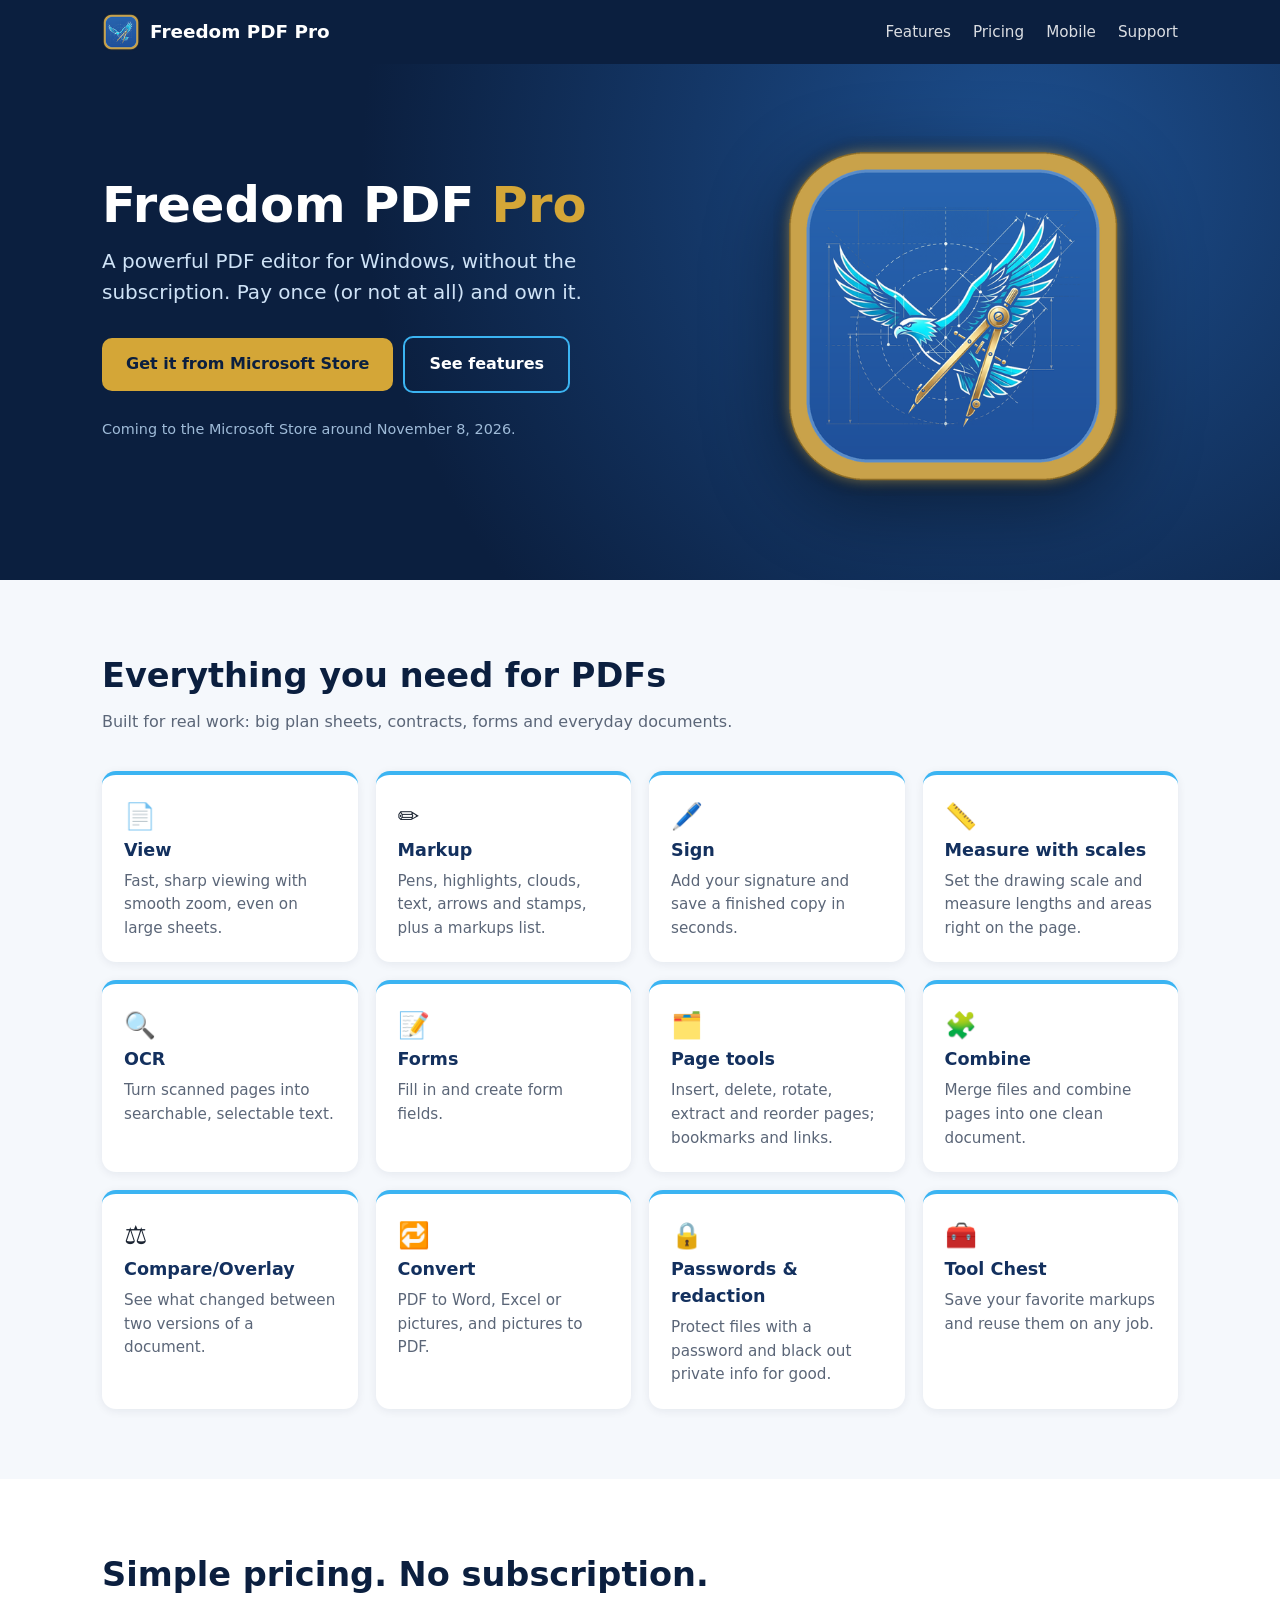
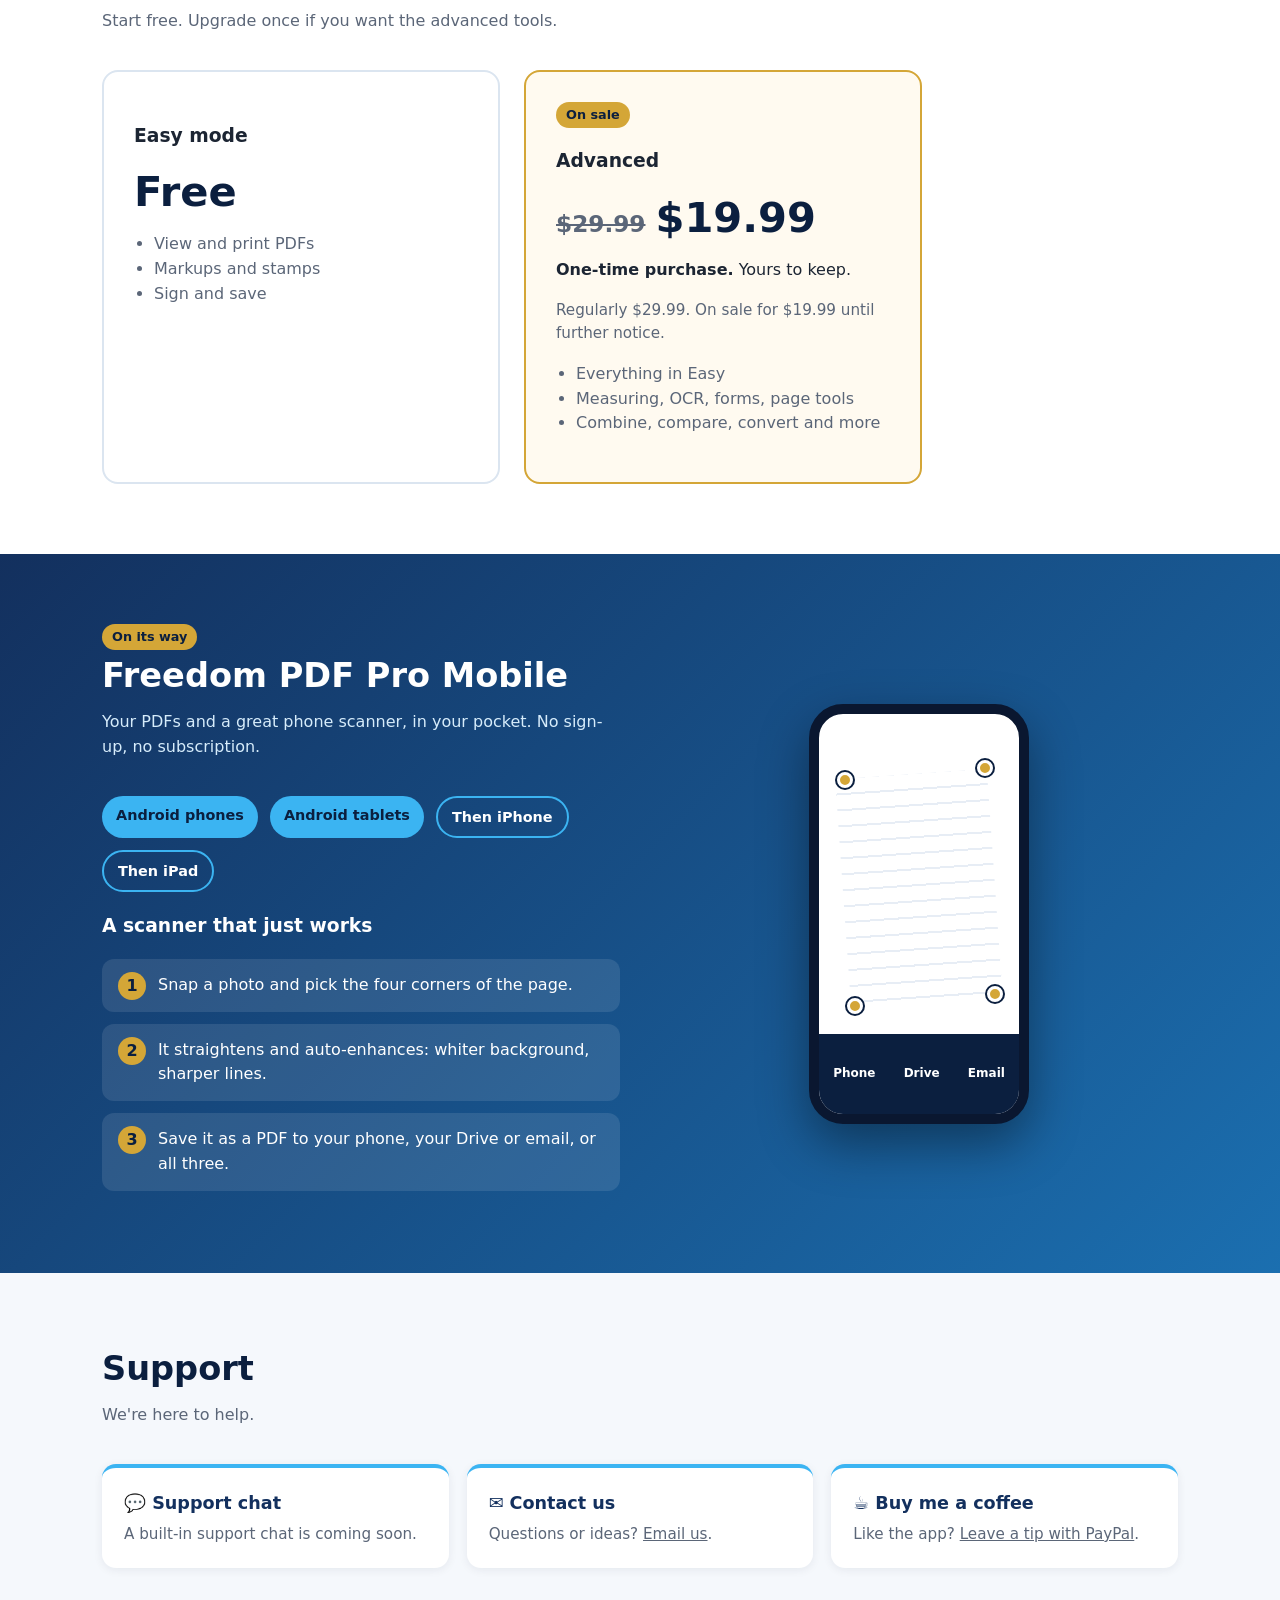
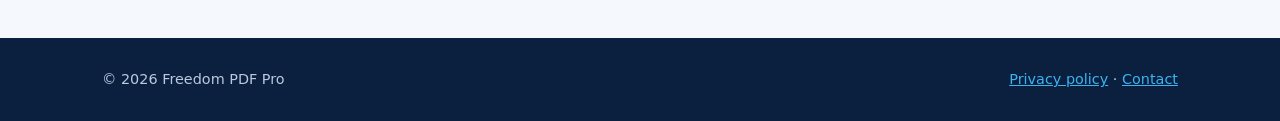
<file: index.html>
<!doctype html><html lang="en"><head><meta charset="utf-8"><meta name="viewport" content="width=device-width,initial-scale=1">
<title>Freedom PDF Pro – A powerful PDF editor, no subscription</title>
<meta name="description" content="Freedom PDF Pro: view, mark up, sign, measure and edit PDFs. Free Easy mode. Advanced is a one-time $29.99, on sale for $19.99 until further notice. No subscription, ever.">
<link rel="icon" href="assets/favicon.ico"><link rel="stylesheet" href="style.css"></head><body>
<header><div class="wrap nav"><a class="brand" href="#"><img src="assets/eagle-64.png" alt="">Freedom PDF Pro</a>
<nav><a href="#features">Features</a><a href="#pricing">Pricing</a><a href="#mobile">Mobile</a><a href="#support">Support</a></nav></div></header>
<div class="hero"><div class="wrap"><div>
<h1>Freedom PDF <span>Pro</span></h1>
<p class="lead">A powerful PDF editor for Windows, without the subscription. Pay once (or not at all) and own it.</p>
<!-- TODO: replace href="#" with the Microsoft Store listing URL (around Nov 8, 2026) -->
<a class="btn gold" href="#">Get it from Microsoft Store</a><a class="btn ghost" href="#features">See features</a>
<p class="note">Coming to the Microsoft Store around November 8, 2026.</p></div>
<img src="assets/eagle-512.png" alt="Freedom PDF Pro eagle logo"></div></div>

<section id="features"><div class="wrap"><h2>Everything you need for PDFs</h2><p class="sub">Built for real work: big plan sheets, contracts, forms and everyday documents.</p>
<div class="grid">
<div class="card"><div class="ic">📄</div><h3>View</h3><p>Fast, sharp viewing with smooth zoom, even on large sheets.</p></div>
<div class="card"><div class="ic">✏️</div><h3>Markup</h3><p>Pens, highlights, clouds, text, arrows and stamps, plus a markups list.</p></div>
<div class="card"><div class="ic">🖊️</div><h3>Sign</h3><p>Add your signature and save a finished copy in seconds.</p></div>
<div class="card"><div class="ic">📏</div><h3>Measure with scales</h3><p>Set the drawing scale and measure lengths and areas right on the page.</p></div>
<div class="card"><div class="ic">🔍</div><h3>OCR</h3><p>Turn scanned pages into searchable, selectable text.</p></div>
<div class="card"><div class="ic">📝</div><h3>Forms</h3><p>Fill in and create form fields.</p></div>
<div class="card"><div class="ic">🗂️</div><h3>Page tools</h3><p>Insert, delete, rotate, extract and reorder pages; bookmarks and links.</p></div>
<div class="card"><div class="ic">🧩</div><h3>Combine</h3><p>Merge files and combine pages into one clean document.</p></div>
<div class="card"><div class="ic">⚖️</div><h3>Compare/Overlay</h3><p>See what changed between two versions of a document.</p></div>
<div class="card"><div class="ic">🔁</div><h3>Convert</h3><p>PDF to Word, Excel or pictures, and pictures to PDF.</p></div>
<div class="card"><div class="ic">🔒</div><h3>Passwords &amp; redaction</h3><p>Protect files with a password and black out private info for good.</p></div>
<div class="card"><div class="ic">🧰</div><h3>Tool Chest</h3><p>Save your favorite markups and reuse them on any job.</p></div>
</div></div></section>

<section id="pricing"><div class="wrap"><h2>Simple pricing. No subscription.</h2><p class="sub">Start free. Upgrade once if you want the advanced tools.</p>
<div class="prices"><div class="price"><h3>Easy mode</h3><div class="amt">Free</div><ul><li>View and print PDFs</li><li>Markups and stamps</li><li>Sign and save</li></ul></div>
<div class="price best"><span class="badge">On sale</span><h3>Advanced</h3><div class="amt"><span class="was">$29.99</span>$19.99</div><p><strong>One-time purchase.</strong> Yours to keep.</p><p class="sale-note">Regularly $29.99. On sale for $19.99 until further notice.</p><ul><li>Everything in Easy</li><li>Measuring, OCR, forms, page tools</li><li>Combine, compare, convert and more</li></ul></div></div></div></section>

<section id="mobile"><div class="wrap mob"><div>
<span class="badge">On its way</span><h2>Freedom PDF Pro Mobile</h2>
<p class="sub">Your PDFs and a great phone scanner, in your pocket. No sign-up, no subscription.</p>
<div class="plat"><span>Android phones</span><span>Android tablets</span><span class="later">Then iPhone</span><span class="later">Then iPad</span></div>
<h3>A scanner that just works</h3>
<ol class="steps"><li>Snap a photo and pick the four corners of the page.</li><li>It straightens and auto-enhances: whiter background, sharper lines.</li><li>Save it as a PDF to your phone, your Drive or email, or all three.</li></ol></div>
<div class="phone" aria-hidden="true"><div class="doc"></div>
<i class="c" style="left:18px;top:58px"></i><i class="c" style="right:26px;top:46px"></i><i class="c" style="left:28px;bottom:100px"></i><i class="c" style="right:16px;bottom:112px"></i>
<div class="bar"><span>Phone</span><span>Drive</span><span>Email</span></div></div></div></section>

<section id="support"><div class="wrap"><h2>Support</h2><p class="sub">We're here to help.</p><div class="grid">
<div class="card"><h3>💬 Support chat</h3><p>A built-in support chat is coming soon.</p></div>
<div class="card"><h3>✉️ Contact us</h3><p>Questions or ideas? <a href="mailto:billf195@gmail.com">Email us</a>.</p></div>
<div class="card"><h3>☕ Buy me a coffee</h3><p>Like the app? <a href="https://www.paypal.com/donate?business=billf195%40yahoo.com" target="_blank" rel="noopener">Leave a tip with PayPal</a>.</p></div>
</div></div></section>
<footer><div class="wrap"><span>© 2026 Freedom PDF Pro</span><span><a href="https://billf195-wq.github.io/freedom-pdf-pro-privacy/">Privacy policy</a> · <a href="mailto:billf195@gmail.com">Contact</a></span></div></footer>
</body></html>
</file>
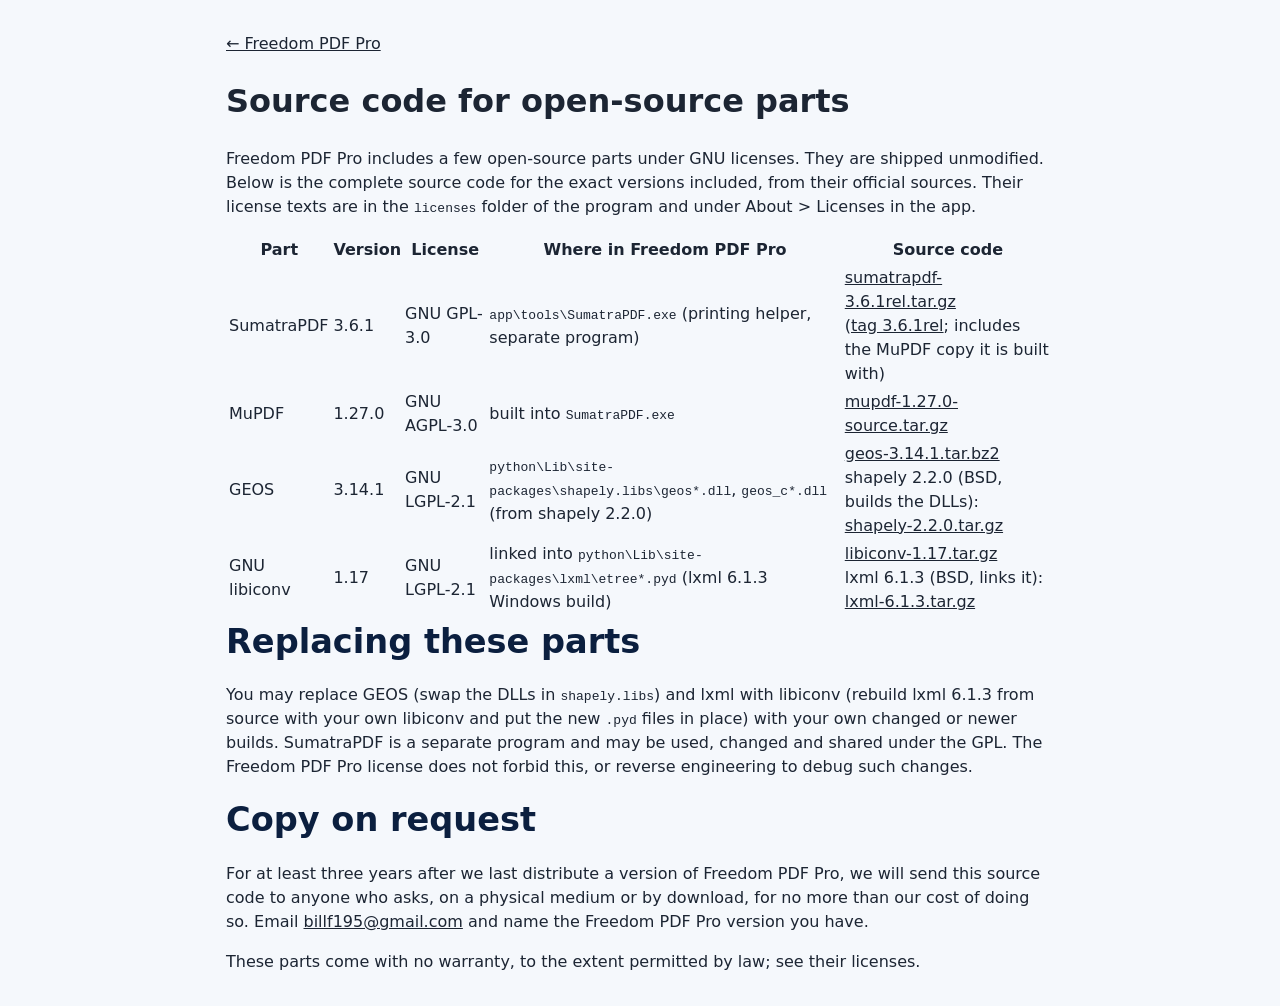
<file: source/index.html>
<!doctype html>
<html lang="en">
<head>
<meta charset="utf-8">
<meta name="viewport" content="width=device-width, initial-scale=1">
<title>Source code for open-source parts - Freedom PDF Pro</title>
<link rel="icon" href="../assets/favicon.ico">
<link rel="stylesheet" href="../style.css">
</head>
<body>
<main style="max-width:860px;margin:2rem auto;padding:0 1rem;line-height:1.5">
<p><a href="../">&larr; Freedom PDF Pro</a></p>
<h1>Source code for open-source parts</h1>
<p>Freedom PDF Pro includes a few open-source parts under GNU licenses. They are shipped unmodified.
Below is the complete source code for the exact versions included, from their official sources.
Their license texts are in the <code>licenses</code> folder of the program and under About &gt; Licenses in the app.</p>

<table>
<thead><tr><th>Part</th><th>Version</th><th>License</th><th>Where in Freedom PDF Pro</th><th>Source code</th></tr></thead>
<tbody>
<tr><td>SumatraPDF</td><td>3.6.1</td><td>GNU GPL-3.0</td><td><code>app\tools\SumatraPDF.exe</code> (printing helper, separate program)</td>
<td><a href="https://github.com/sumatrapdfreader/sumatrapdf/archive/refs/tags/3.6.1rel.tar.gz">sumatrapdf-3.6.1rel.tar.gz</a><br>
(<a href="https://github.com/sumatrapdfreader/sumatrapdf/tree/3.6.1rel">tag 3.6.1rel</a>; includes the MuPDF copy it is built with)</td></tr>
<tr><td>MuPDF</td><td>1.27.0</td><td>GNU AGPL-3.0</td><td>built into <code>SumatraPDF.exe</code></td>
<td><a href="https://mupdf.com/downloads/archive/mupdf-1.27.0-source.tar.gz">mupdf-1.27.0-source.tar.gz</a></td></tr>
<tr><td>GEOS</td><td>3.14.1</td><td>GNU LGPL-2.1</td><td><code>python\Lib\site-packages\shapely.libs\geos*.dll</code>, <code>geos_c*.dll</code> (from shapely 2.2.0)</td>
<td><a href="https://download.osgeo.org/geos/geos-3.14.1.tar.bz2">geos-3.14.1.tar.bz2</a><br>
shapely 2.2.0 (BSD, builds the DLLs): <a href="https://github.com/shapely/shapely/archive/refs/tags/2.2.0.tar.gz">shapely-2.2.0.tar.gz</a></td></tr>
<tr><td>GNU libiconv</td><td>1.17</td><td>GNU LGPL-2.1</td><td>linked into <code>python\Lib\site-packages\lxml\etree*.pyd</code> (lxml 6.1.3 Windows build)</td>
<td><a href="https://ftp.gnu.org/pub/gnu/libiconv/libiconv-1.17.tar.gz">libiconv-1.17.tar.gz</a><br>
lxml 6.1.3 (BSD, links it): <a href="https://github.com/lxml/lxml/archive/refs/tags/lxml-6.1.3.tar.gz">lxml-6.1.3.tar.gz</a></td></tr>
</tbody>
</table>

<h2>Replacing these parts</h2>
<p>You may replace GEOS (swap the DLLs in <code>shapely.libs</code>) and lxml with libiconv (rebuild lxml 6.1.3
from source with your own libiconv and put the new <code>.pyd</code> files in place) with your own changed or newer
builds. SumatraPDF is a separate program and may be used, changed and shared under the GPL.
The Freedom PDF Pro license does not forbid this, or reverse engineering to debug such changes.</p>

<h2>Copy on request</h2>
<p>For at least three years after we last distribute a version of Freedom PDF Pro, we will send this source code
to anyone who asks, on a physical medium or by download, for no more than our cost of doing so.
Email <a href="mailto:billf195@gmail.com?subject=Freedom%20PDF%20Pro%20source%20request">billf195@gmail.com</a>
and name the Freedom PDF Pro version you have.</p>

<p>These parts come with no warranty, to the extent permitted by law; see their licenses.</p>
</main>
</body>
</html>
</file>
<file: style.css>
:root{--navy:#0b1f3f;--navy2:#13305e;--gold:#d4a637;--sky:#3bb4f2;--ink:#1c2533;--muted:#5b6678;--bg:#f5f8fc}
*{box-sizing:border-box}body{margin:0;font-family:system-ui,-apple-system,"Segoe UI",Roboto,Arial,sans-serif;color:var(--ink);background:var(--bg);line-height:1.55}
a{color:inherit}.wrap{max-width:1120px;margin:0 auto;padding:0 22px}
header{background:var(--navy);color:#fff;position:sticky;top:0;z-index:5}
.nav{display:flex;align-items:center;justify-content:space-between;height:64px}
.brand{display:flex;align-items:center;gap:10px;font-weight:700;font-size:1.15rem;text-decoration:none}.brand img{width:38px;height:38px}
.nav nav a{text-decoration:none;margin-left:22px;opacity:.85;font-size:.95rem}.nav nav a:hover{opacity:1;color:var(--sky)}
.hero{background:radial-gradient(circle at 80% 20%,#1d4f8f 0,var(--navy) 60%);color:#fff;padding:72px 0 84px}
.hero .wrap{display:grid;grid-template-columns:1.3fr 1fr;gap:40px;align-items:center}
.hero h1{font-size:3.1rem;line-height:1.1;margin:0 0 14px}.hero h1 span{color:var(--gold)}
.hero p.lead{font-size:1.25rem;color:#cfe3f7;margin:0 0 28px;max-width:560px}
.hero img{width:100%;max-width:360px;justify-self:center;filter:drop-shadow(0 20px 40px rgba(0,0,0,.45))}
.btn{display:inline-block;padding:14px 24px;border-radius:10px;font-weight:700;text-decoration:none;margin:0 10px 10px 0}
.btn.gold{background:var(--gold);color:var(--navy)}.btn.ghost{border:2px solid var(--sky);color:#fff}
.note{font-size:.9rem;color:#9fbbd8}
section{padding:70px 0}h2{font-size:2.1rem;margin:0 0 8px;color:var(--navy)}.sub{color:var(--muted);margin:0 0 36px}
.grid{display:grid;grid-template-columns:repeat(auto-fill,minmax(240px,1fr));gap:18px}
.card{background:#fff;border-radius:14px;padding:22px;box-shadow:0 2px 10px rgba(11,31,63,.07);border-top:4px solid var(--sky)}
.card h3{margin:0 0 6px;color:var(--navy2);font-size:1.1rem}.card p{margin:0;color:var(--muted);font-size:.95rem}
.ic{font-size:1.6rem}
#pricing{background:#fff}.prices{display:grid;grid-template-columns:1fr 1fr;gap:24px;max-width:820px}
.price{border:2px solid #dbe5f0;border-radius:16px;padding:30px}.price.best{border-color:var(--gold);background:#fffaf0}
.price .amt{font-size:2.6rem;font-weight:800;color:var(--navy);line-height:1.15}.price ul{padding-left:20px;color:var(--muted)}
.price .amt .was{font-size:1.45rem;font-weight:600;color:var(--muted);text-decoration:line-through;margin-right:10px;letter-spacing:0}
.price .sale-note{margin:8px 0 0;color:var(--muted);font-size:.95rem}
.badge{display:inline-block;background:var(--gold);color:var(--navy);font-weight:700;font-size:.8rem;padding:3px 10px;border-radius:20px}
#mobile{background:linear-gradient(135deg,var(--navy2),#1b6fb0);color:#fff}
#mobile h2{color:#fff}#mobile .sub{color:#d6ecfb}
.mob{display:grid;grid-template-columns:1fr 1fr;gap:40px;align-items:center}
.steps{list-style:none;padding:0;margin:0;counter-reset:s}.steps li{counter-increment:s;background:rgba(255,255,255,.1);border-radius:12px;padding:14px 16px 14px 56px;margin-bottom:12px;position:relative}
.steps li:before{content:counter(s);position:absolute;left:16px;top:13px;width:28px;height:28px;border-radius:50%;background:var(--gold);color:var(--navy);font-weight:800;text-align:center;line-height:28px}
.plat{display:flex;gap:12px;flex-wrap:wrap;margin:18px 0}.plat span{background:var(--sky);color:var(--navy);font-weight:700;padding:8px 14px;border-radius:30px;font-size:.9rem}.plat span.later{background:transparent;border:2px solid var(--sky);color:#fff}
.phone{width:220px;height:420px;margin:auto;border-radius:34px;border:10px solid #0a1730;background:#fff;position:relative;box-shadow:0 20px 50px rgba(0,0,0,.4);overflow:hidden}
.phone .doc{position:absolute;left:24px;right:24px;top:60px;bottom:110px;background:repeating-linear-gradient(#fff 0 14px,#e7edf5 14px 16px);transform:rotate(-4deg)}
.phone .c{position:absolute;width:16px;height:16px;border-radius:50%;background:var(--gold);border:3px solid #fff;box-shadow:0 0 0 2px var(--navy)}
.phone .bar{position:absolute;bottom:0;left:0;right:0;height:80px;background:var(--navy);color:#fff;display:flex;justify-content:space-around;align-items:center;font-size:.75rem;font-weight:700}
#support .grid{grid-template-columns:repeat(auto-fill,minmax(300px,1fr))}
footer{background:var(--navy);color:#b9c9de;padding:30px 0;font-size:.9rem}footer .wrap{display:flex;justify-content:space-between;flex-wrap:wrap;gap:10px}footer a{color:var(--sky)}
@media(max-width:760px){.hero .wrap,.mob,.prices{grid-template-columns:1fr}.hero h1{font-size:2.3rem}.hero img{max-width:200px;order:-1}.nav nav{display:none}section{padding:50px 0}}
</file>
